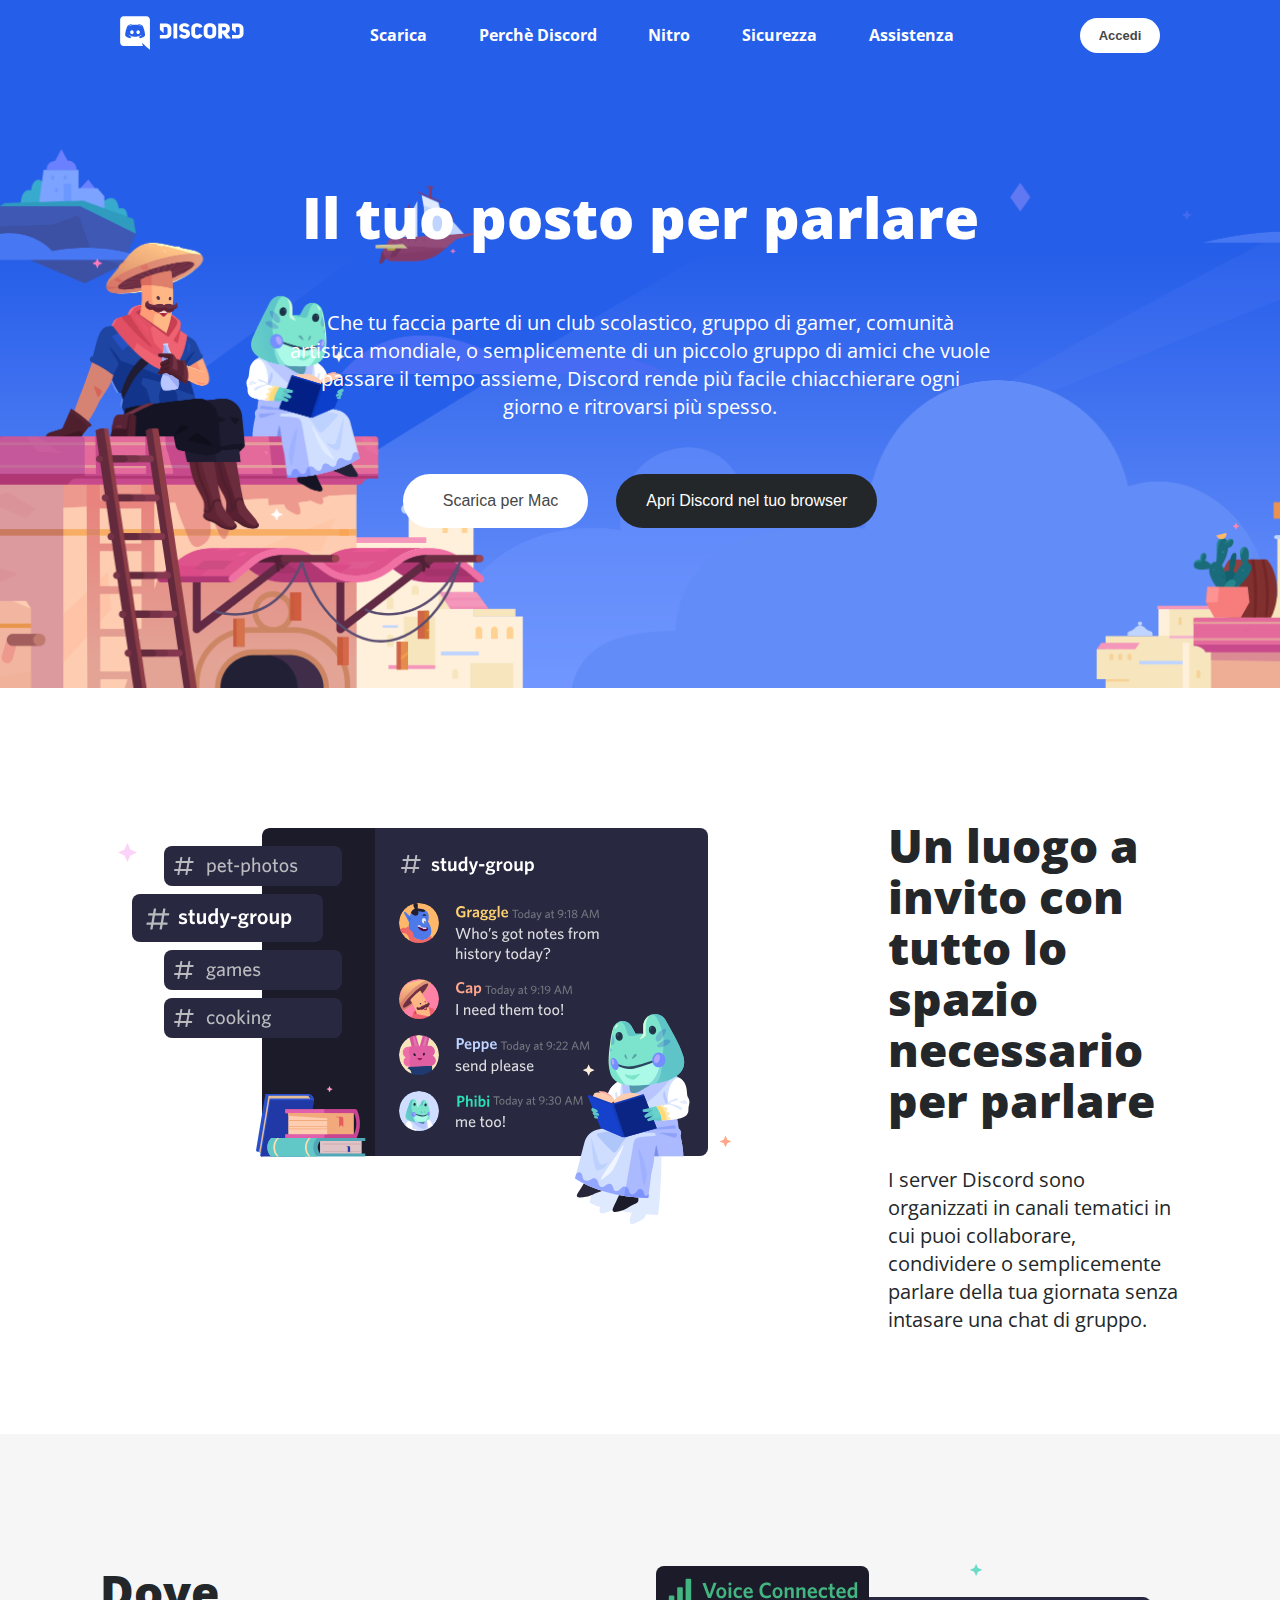
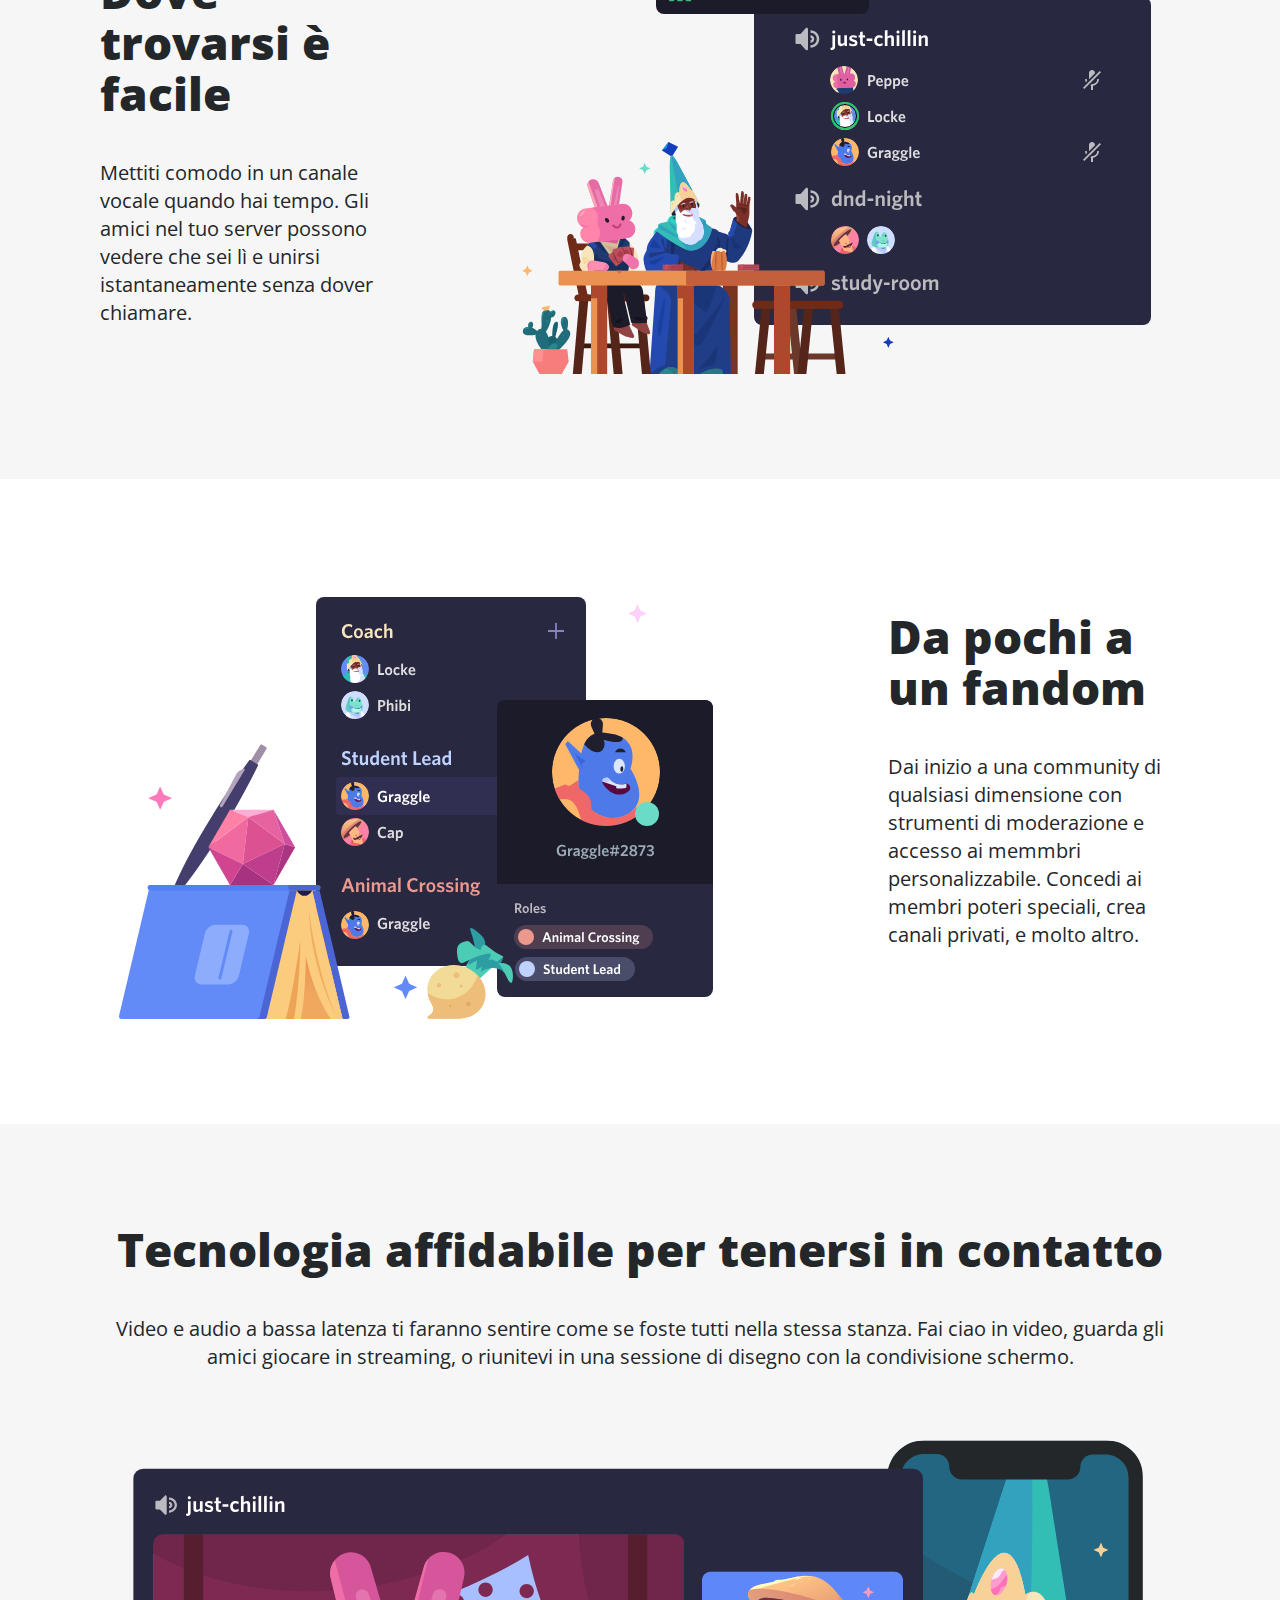
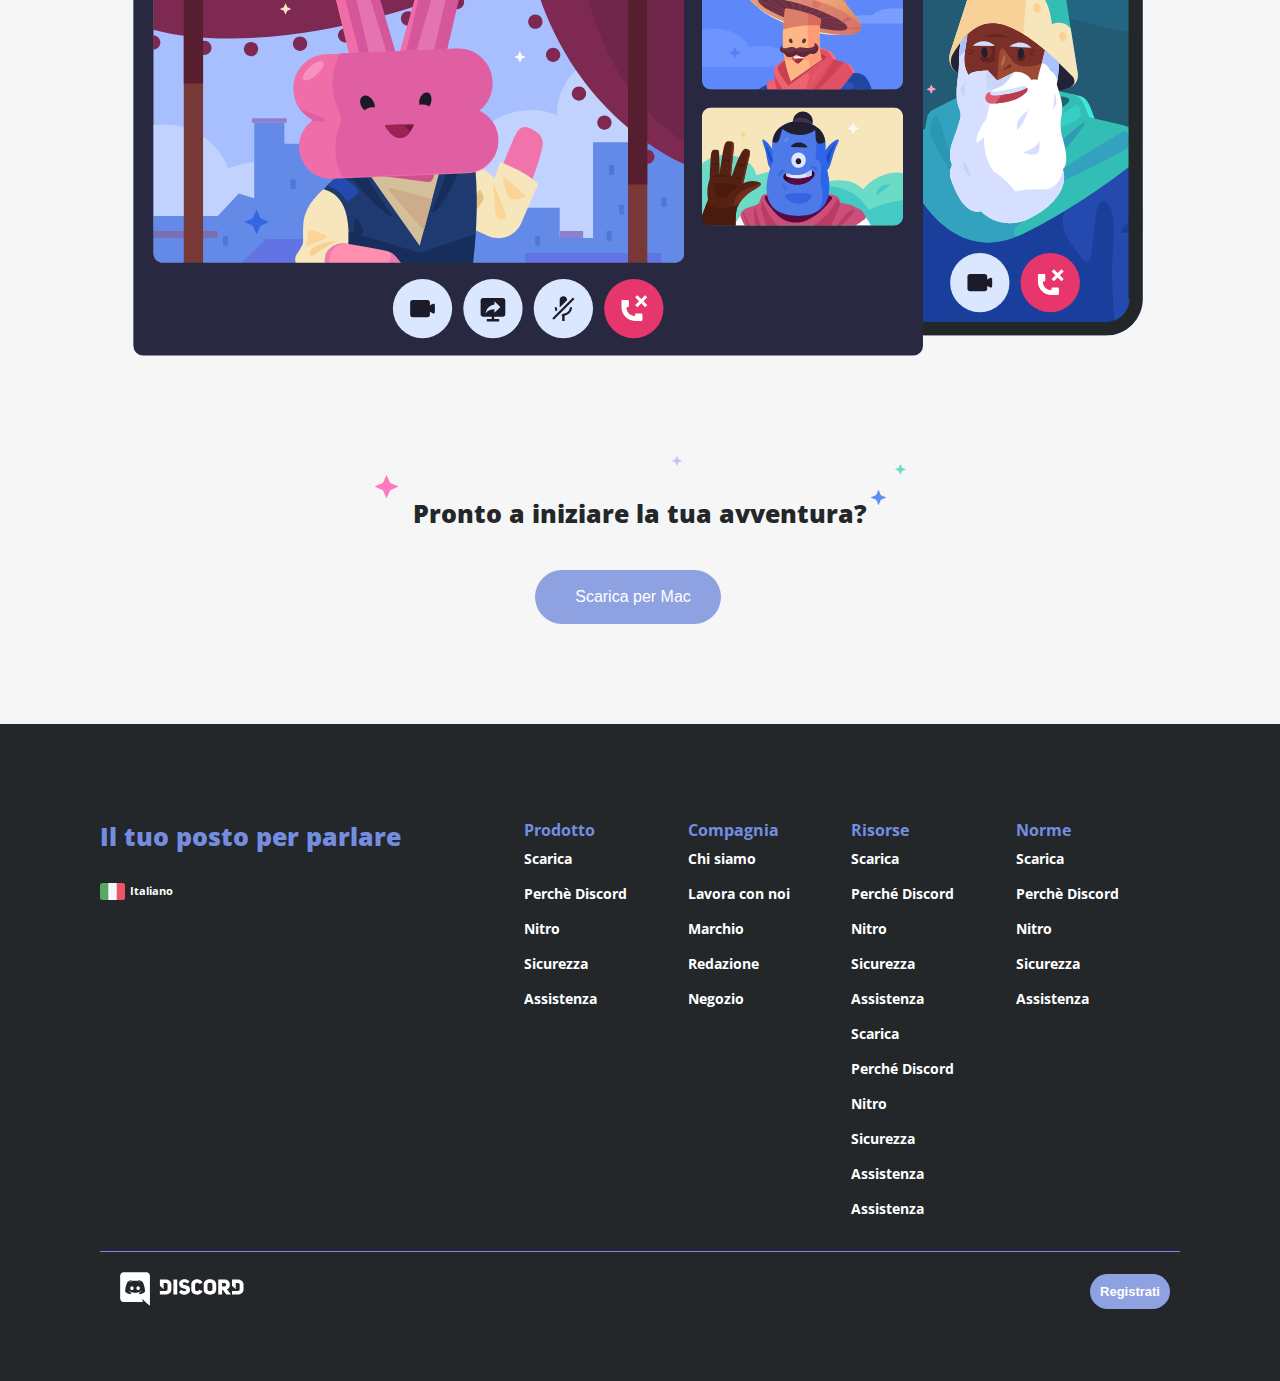
<file: index.html>
<!DOCTYPE html>
<html lang="en">
  <head>
    <meta charset="UTF-8" />
    <meta http-equiv="X-UA-Compatible" content="IE=edge" />
    <meta name="viewport" content="width=device-width, initial-scale=1.0" />
    <link rel="stylesheet" href="css/style.css" />
    <link href="https://fonts.cdnfonts.com/css/whitney-2" rel="stylesheet">
    <link rel="preconnect" href="https://fonts.googleapis.com">
    <link rel="preconnect" href="https://fonts.gstatic.com" crossorigin>
    <link href="https://fonts.googleapis.com/css2?family=Open+Sans:ital,wght@0,300;0,400;0,500;0,600;0,700;0,800;1,300;1,400;1,500;1,600;1,700;1,800&display=swap" rel="stylesheet">
    <link rel="stylesheet" href="https://cdnjs.cloudflare.com/ajax/libs/font-awesome/6.2.0/css/all.min.css" integrity="sha512-xh6O/CkQoPOWDdYTDqeRdPCVd1SpvCA9XXcUnZS2FmJNp1coAFzvtCN9BmamE+4aHK8yyUHUSCcJHgXloTyT2A==" crossorigin="anonymous" referrerpolicy="no-referrer" />
    <title>Struttura Discord</title>
  </head>
  <body>
    <div class="main-container">

      <nav>
        <div class="contenitoreNav contenitoreRiferimento">
          <!-- <div class="contenitoreNav"> -->

            <div class="logo"><img src="img/logo.svg" alt="Logo"></div>
            <div class="menu">
              <ul>
                <li><a href="#">Scarica</a></li>
                <li><a href="#">Perchè Discord</a></li>
                <li><a href="#">Nitro</a></li>
                <li><a href="#">Sicurezza</a></li>
                <li><a href="#">Assistenza</a></li>
              </ul>
            </div>
            <div class="login"><button class="btn-nav btnOne" type="button">Accedi</button></div>
        </div>
      </nav>

        <!-- Inizio header -->
        <header>
          <div class="bigHeader">
            <div class="minHeader contenitoreRiferimento">
              <div class="minHeader_contenuto">
                <h1>Il tuo posto per parlare</h1>
                <p>Che tu faccia parte di un club scolastico, gruppo di gamer, comunità artistica mondiale, o semplicemente di un piccolo gruppo di amici che vuole passare il tempo assieme, Discord rende più facile chiacchierare ogni giorno e ritrovarsi più spesso.</p>
                <button class="btn-headerWhite btnTwo" type="button"><i class="fas fa-long-arrow-alt-down"></i>Scarica per Mac</button>
                <button class="btn-headerDark btnTwo" type="button">Apri Discord nel tuo browser</button>
              </div>
            </div>
          </div>
        </header>
        <!-- Fine header -->

        <!-- Inizio main -->
        <main>
          <!-- Inizio sezione Uno -->
          <section class="sezione-uno display-flex">
            <div class="sezione-container contenitoreRiferimento">
              <div class="sezione_immagine">
                <img src="img/item1.svg" alt="imgSezioneUno">
              </div>
              <div class="sezione_testo">
                <h2>Un luogo a invito con tutto lo spazio necessario per parlare</h2>
                <p>I server Discord sono organizzati in canali tematici in cui puoi collaborare, condividere o semplicemente parlare della tua giornata senza intasare una chat di gruppo.</p>
              </div>
            </div>
          </section>
          <!-- Fine sezione Uno -->

          <!-- Inizio sezione Due -->
          <section class="sezione-due display-flex">
            <div class="sezione-container contenitoreRiferimento">
              <div class="sezione_testo">
                <h2>Dove trovarsi è facile</h2>
                <p>Mettiti comodo in un canale vocale quando hai tempo. Gli amici nel tuo server possono vedere che sei lì e unirsi istantaneamente senza dover chiamare.</p>              
              </div>
              <div class="sezione_immagine">
                <img src="img/item2.svg" alt="imgSezioneDue">
              </div>
            </div>
          </section>
          <!-- Fine sezione Due -->

          <!-- Inizio sezione Tre -->
          <section class="sezione-tre display-flex">
            <div class="sezione-container contenitoreRiferimento">
              <div class="sezione_immagine">
                <img src="img/item3.svg" alt="imgSezioneTre">
              </div>
              <div class="sezione_testo">
                <h2>Da pochi a un fandom</h2>
                <p>Dai inizio a una community di qualsiasi dimensione con strumenti di moderazione e accesso ai memmbri personalizzabile. Concedi ai membri poteri speciali, crea canali privati, e molto altro.</p>
              </div>
            </div>
          </section>
          <!-- Fine sezione Tre -->

          <!-- Inizio sezione Quattro -->
          <section class="sezione-quattro display-flex">
            <div class="sezione-container contenitoreRiferimento">
              <div class="sezioneQuattro_contenuto">
                <div class="sezione_testo_sezioneQuattro">
                  <h2>Tecnologia affidabile per tenersi in contatto</h2>
                  <p>Video e audio a bassa latenza ti faranno sentire come se foste tutti nella stessa stanza. Fai ciao in video, guarda gli amici giocare in streaming, o riunitevi in una sessione di disegno con la condivisione schermo.</p>
                </div>
                <div class="sezione_immaginesezioneQuattro">
                  <img src="img/item4-big.svg" alt="imgSezioneTre">
                </div>
              </div>
            </div>
          </section>
          <!-- Fine sezione Quattro -->
          <section class="cta">
            <h3 class="h3SfondoStelle">Pronto a iniziare la tua avventura?</h3>
            <button class="btn-headerWhite btnCta btnTwo" type="button"><i class="fas fa-long-arrow-alt-down"></i>Scarica per Mac</button>
          </section>

        </main>
        <!-- Fine main -->

        <!-- Inizio Footer -->
        <footer>
          <section class="footer display-flex">
            <div class="sezione-container contenitoreRiferimento">
              <div class="footer-uno box">
                <h3>Il tuo posto per parlare</h3>
                <div class="Lingua">
                  <img src="img/ita.png" class="BandieraImg" alt="Bandiera italia"><span>Italiano <i class="fa-solid fa-chevron-down"></i></span>
                </div>
                <div class="social">
                  <i class="fa-brands fa-twitter"></i>
                  <i class="fa-brands fa-instagram"></i>
                  <i class="fa-brands fa-facebook"></i>
                  <i class="fa-brands fa-youtube"></i>
                </div>
              </div>
              <div class="footer-due box">
                <h4>Prodotto</h4>
                <ul>
                  <li><a href="#">Scarica</a></li>
                  <li><a href="#">Perchè Discord</a></li>
                  <li><a href="#">Nitro</a></li>
                  <li><a href="#">Sicurezza</a></li>
                  <li><a href="#">Assistenza</a></li>
                </ul>
              </div>
              <div class="footer-tre box">
                <h4>Compagnia</h4>
                <ul>
                  <li><a href="#">Chi siamo</a></li>
                  <li><a href="#">Lavora con noi</a></li>
                  <li><a href="#">Marchio</a></li>
                  <li><a href="#">Redazione</a></li>
                  <li><a href="#">Negozio</a></li>
                </ul>
              </div>
              <div class="footer-quattro box">
                <h4>Risorse</h4>
                <ul>
                  <li><a href="#">Scarica</a></li>
                  <li><a href="#">Perché Discord</a></li>
                  <li><a href="#">Nitro</a></li>
                  <li><a href="#">Sicurezza</a></li>
                  <li><a href="#">Assistenza</a></li>
                  <li><a href="#">Scarica</a></li>
                  <li><a href="#">Perché Discord</a></li>
                  <li><a href="#">Nitro</a></li>
                  <li><a href="#">Sicurezza</a></li>
                  <li><a href="#">Assistenza</a></li>
                  <li><a href="#">Assistenza</a></li>
                </ul>
              </div>
              <div class="footer-cinque box">
                <h4>Norme</h4>
                <ul>
                  <li><a href="#">Scarica</a></li>
                  <li><a href="#">Perchè Discord</a></li>
                  <li><a href="#">Nitro</a></li>
                  <li><a href="#">Sicurezza</a></li>
                  <li><a href="#">Assistenza</a></li>
                </ul>
              </div>
            </div>
          </section>

          <section class="footer-logo">
            <div class="sezione-container-footer contenitoreRiferimento">
              <div class="contenuto-footer-logo">
                <div class="logo-footer">
                  <img src="img/logo.svg" alt="Logo">
                </div>
                <div class="bottone-footer"><button class="btn-footer-min btnOne" type="button">Registrati</button></div>
              </div>
            </div>
          </section>
        </footer>
        <!-- Fine Footer -->
      </div>
    </div>
  </body>
</html>
</file>
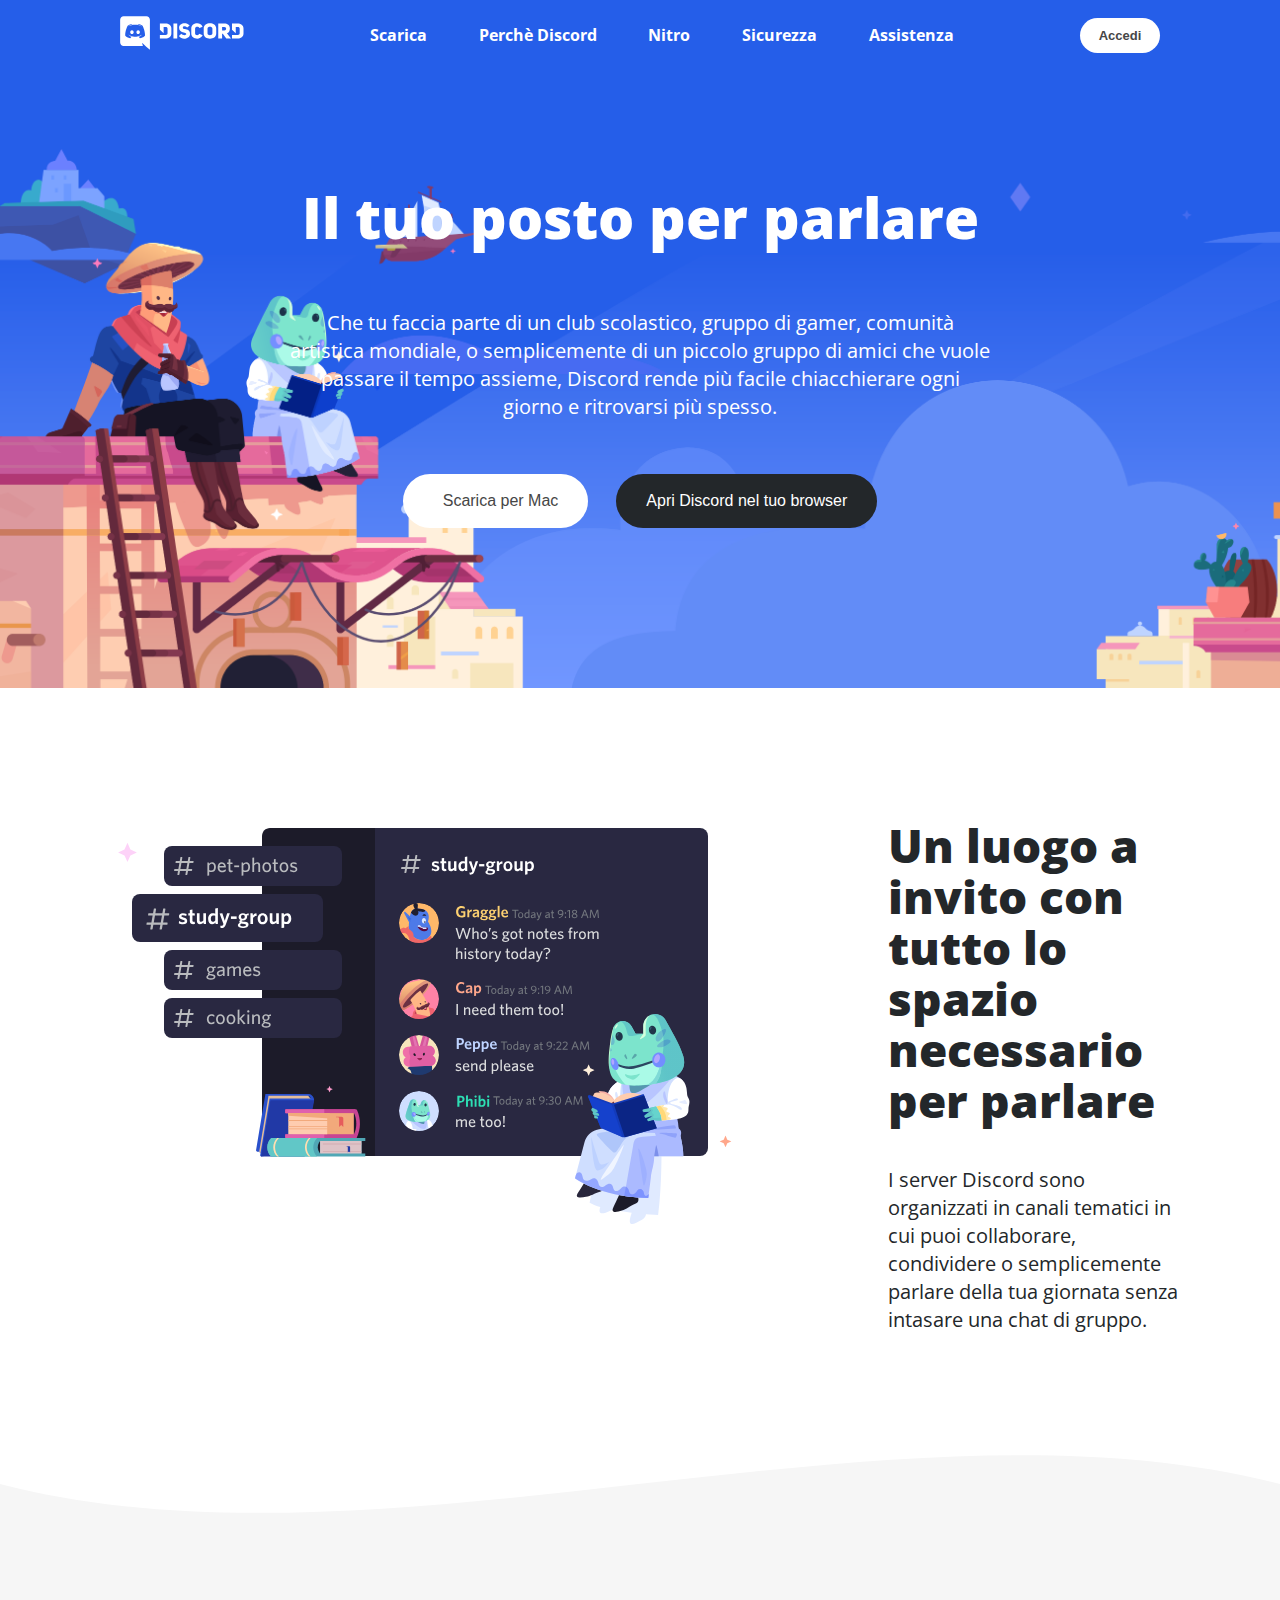
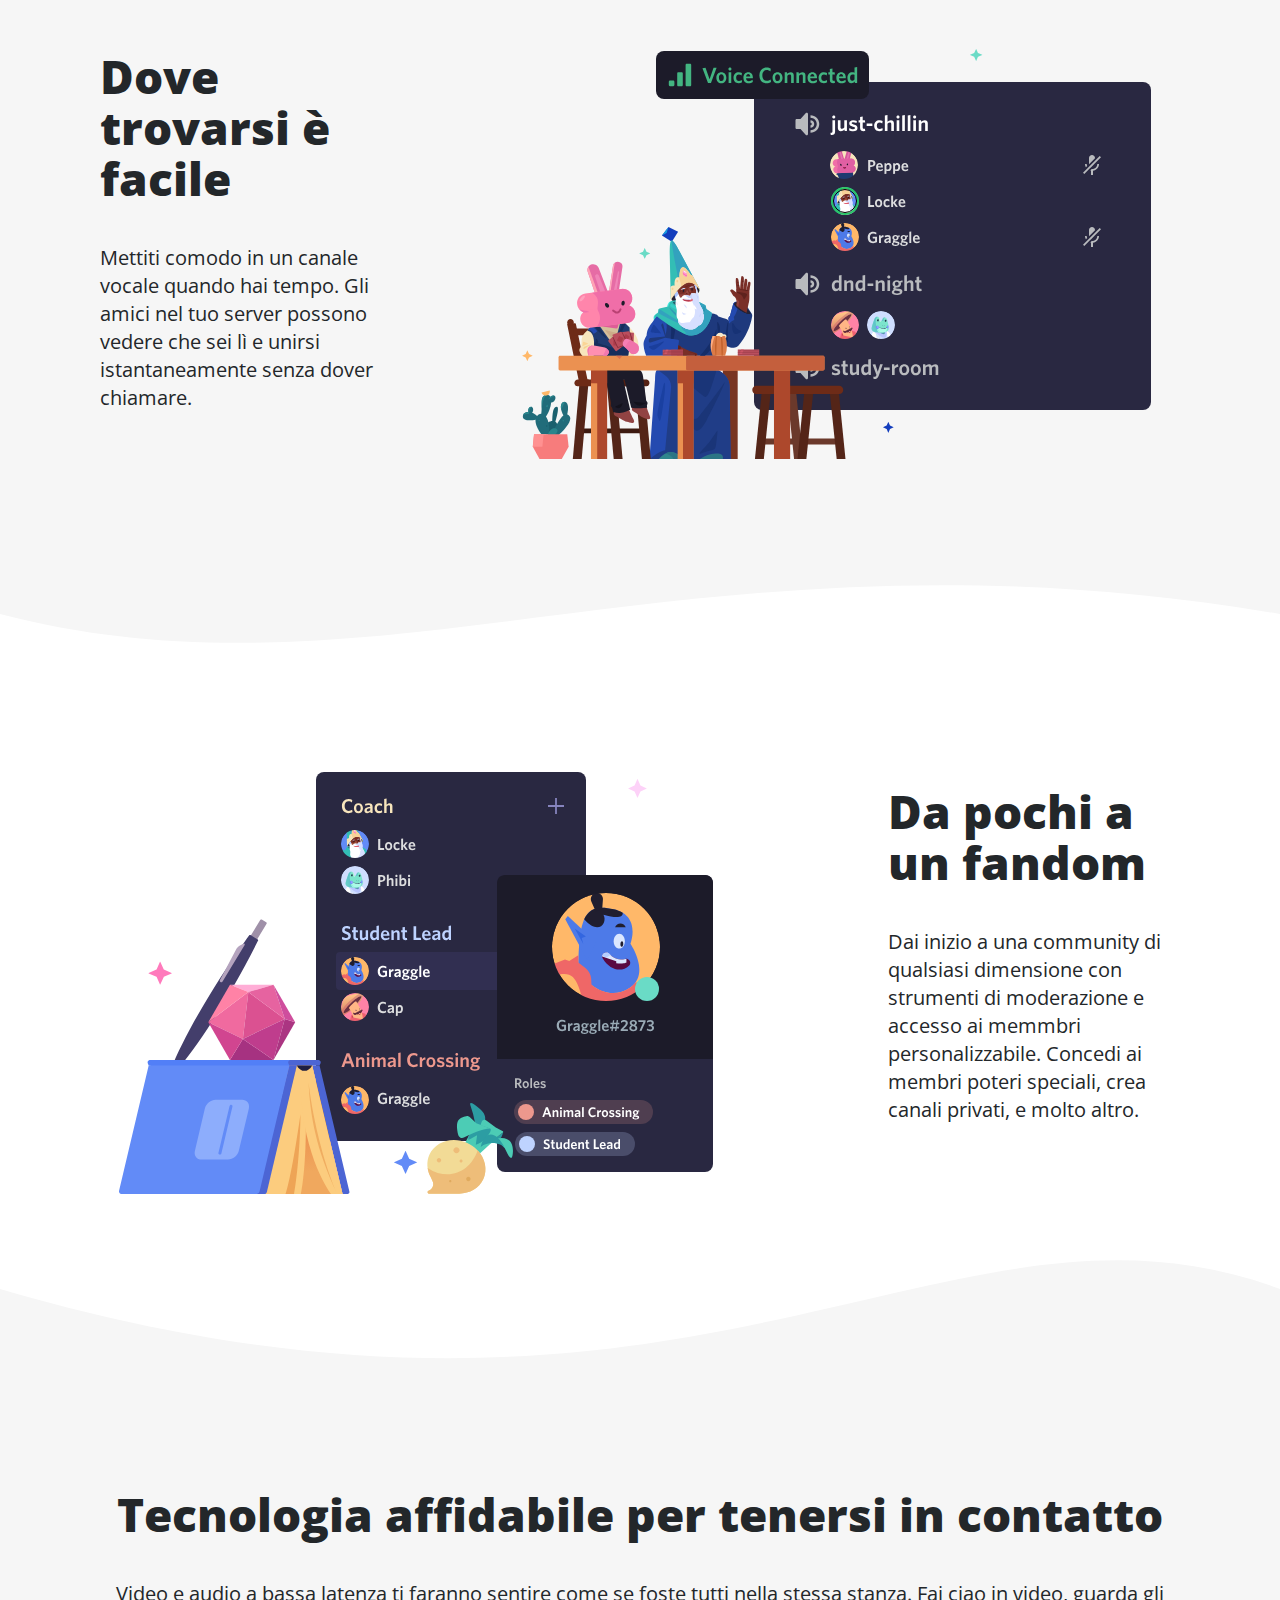
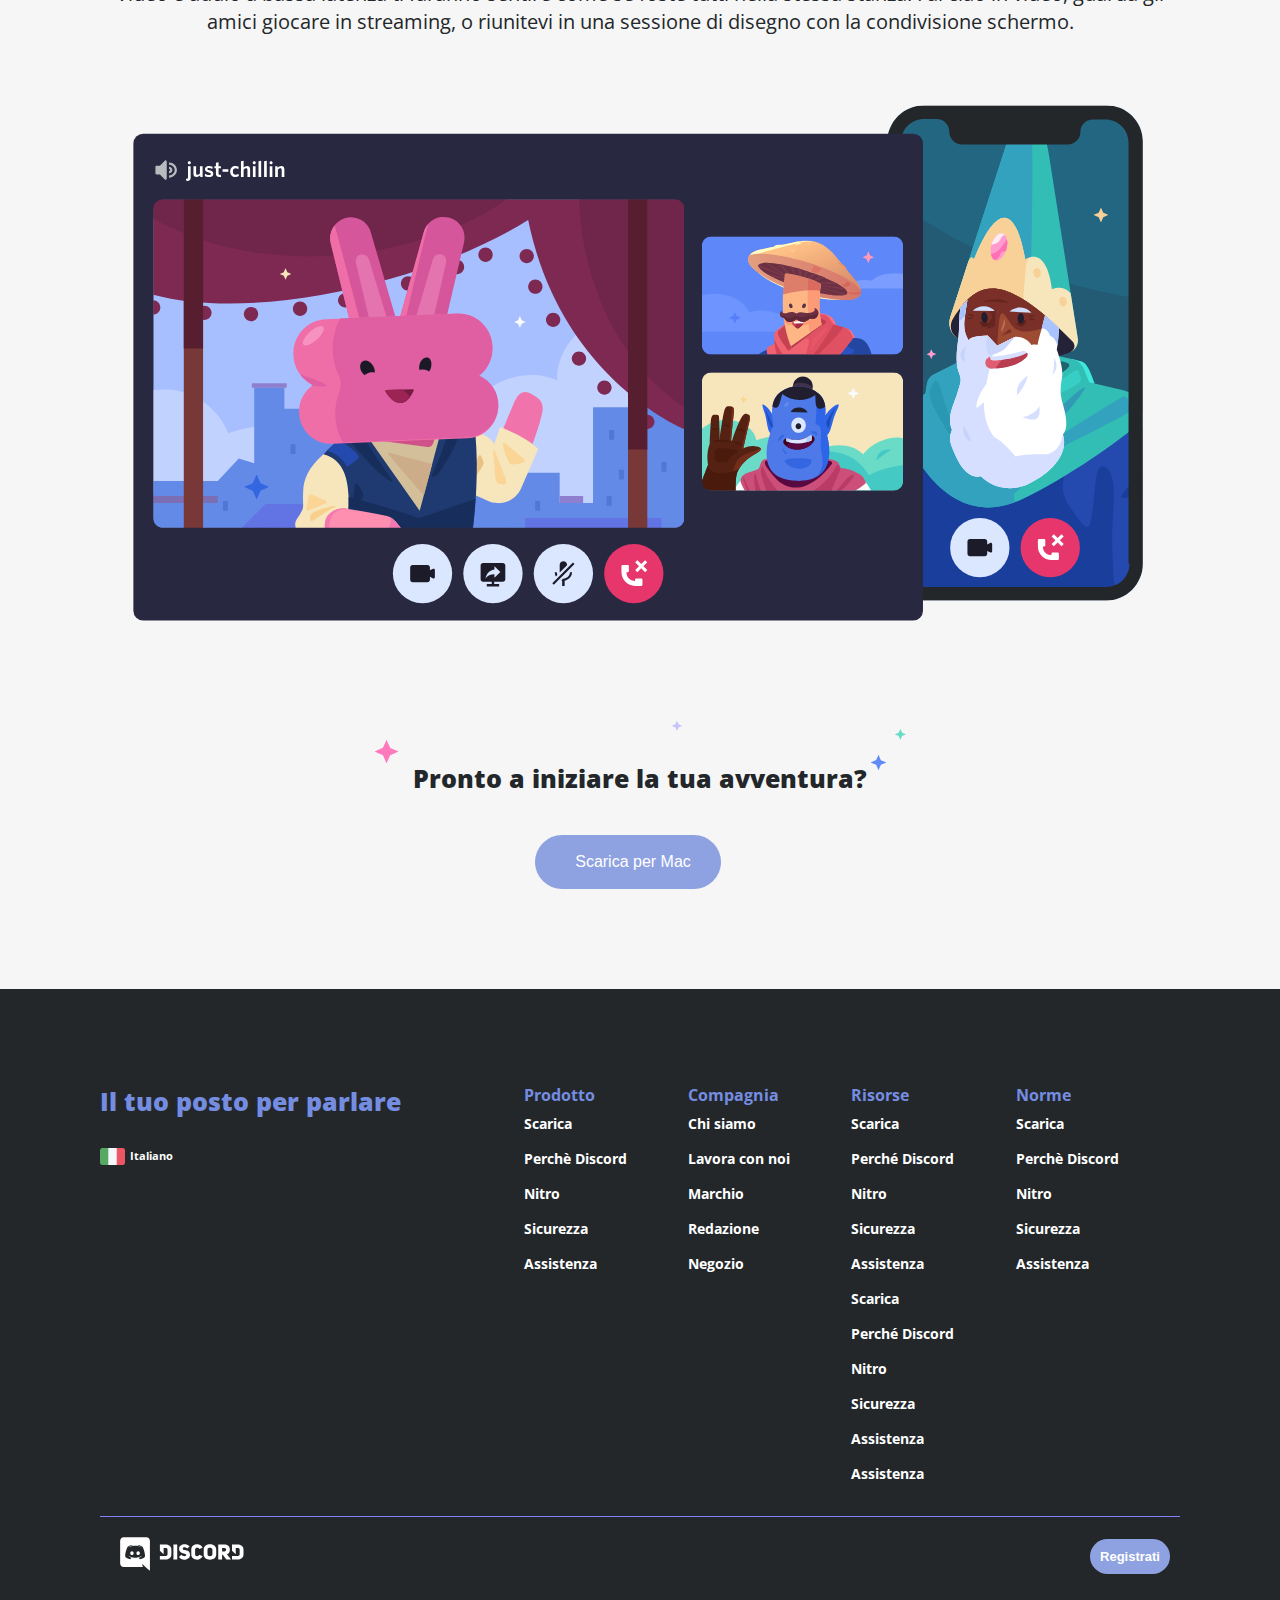
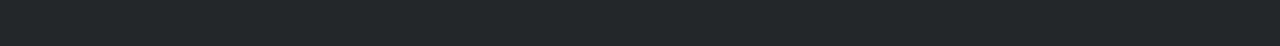
<file: bonus/index.html>
<!DOCTYPE html>
<html lang="en">
  <head>
    <meta charset="UTF-8" />
    <meta http-equiv="X-UA-Compatible" content="IE=edge" />
    <meta name="viewport" content="width=device-width, initial-scale=1.0" />
    <link rel="stylesheet" href="css/style.css" />
    <link href="https://fonts.cdnfonts.com/css/whitney-2" rel="stylesheet">
    <link rel="preconnect" href="https://fonts.googleapis.com">
    <link rel="preconnect" href="https://fonts.gstatic.com" crossorigin>
    <link href="https://fonts.googleapis.com/css2?family=Open+Sans:ital,wght@0,300;0,400;0,500;0,600;0,700;0,800;1,300;1,400;1,500;1,600;1,700;1,800&display=swap" rel="stylesheet">
    <link rel="stylesheet" href="https://cdnjs.cloudflare.com/ajax/libs/font-awesome/6.2.0/css/all.min.css" integrity="sha512-xh6O/CkQoPOWDdYTDqeRdPCVd1SpvCA9XXcUnZS2FmJNp1coAFzvtCN9BmamE+4aHK8yyUHUSCcJHgXloTyT2A==" crossorigin="anonymous" referrerpolicy="no-referrer" />
    <title>Struttura Discord</title>
  </head>
  <body>
    <div class="main-container">

      <nav>
        <div class="contenitoreNav contenitoreRiferimento">
          <!-- <div class="contenitoreNav"> -->

            <div class="logo"><img src="img/logo.svg" alt="Logo"></div>
            <div class="menu">
              <ul>
                <li><a href="#">Scarica</a></li>
                <li><a href="#">Perchè Discord</a></li>
                <li><a href="#">Nitro</a></li>
                <li><a href="#">Sicurezza</a></li>
                <li><a href="#">Assistenza</a></li>
              </ul>
            </div>
            <div class="login"><button class="btn-nav btnOne" type="button">Accedi</button></div>
        </div>
      </nav>

        <!-- Inizio header -->
        <header>
          <div class="bigHeader">
            <div class="minHeader contenitoreRiferimento">
              <div class="minHeader_contenuto">
                <h1>Il tuo posto per parlare</h1>
                <p>Che tu faccia parte di un club scolastico, gruppo di gamer, comunità artistica mondiale, o semplicemente di un piccolo gruppo di amici che vuole passare il tempo assieme, Discord rende più facile chiacchierare ogni giorno e ritrovarsi più spesso.</p>
                <button class="btn-headerWhite btnTwo" type="button"><i class="fas fa-long-arrow-alt-down"></i>Scarica per Mac</button>
                <button class="btn-headerDark btnTwo" type="button">Apri Discord nel tuo browser</button>
              </div>
            </div>
          </div>
        </header>
        <!-- Fine header -->

        <!-- Inizio main -->
        <main>
          <!-- Inizio sezione Uno -->
          <section class="sezione-uno display-flex">
            <div class="sezione-container contenitoreRiferimento">
              <div class="sezione_immagine">
                <img src="img/item1.svg" alt="imgSezioneUno">
              </div>
              <div class="sezione_testo">
                <h2>Un luogo a invito con tutto lo spazio necessario per parlare</h2>
                <p>I server Discord sono organizzati in canali tematici in cui puoi collaborare, condividere o semplicemente parlare della tua giornata senza intasare una chat di gruppo.</p>
              </div>
            </div>
          </section>
          <!-- Fine sezione Uno -->

<div style="height: 150px; overflow: hidden;" ><svg viewBox="0 0 500 150" preserveAspectRatio="none" style="height: 100%; width: 100%;"><path d="M0.00,49.98 C149.99,150.00 349.20,-49.98 500.00,49.98 L500.00,150.00 L0.00,150.00 Z" style="stroke: none; fill: #f6f6f6;"></path></svg></div>
          <!-- Inizio sezione Due -->
          <section class="sezione-due display-flex">
            <div class="sezione-container contenitoreRiferimento">
              <div class="sezione_testo">
                <h2>Dove trovarsi è facile</h2>
                <p>Mettiti comodo in un canale vocale quando hai tempo. Gli amici nel tuo server possono vedere che sei lì e unirsi istantaneamente senza dover chiamare.</p>              
              </div>
              <div class="sezione_immagine">
                <img src="img/item2.svg" alt="imgSezioneDue">
              </div>
            </div>
          </section>
          <!-- Fine sezione Due -->
          <div style="height: 150px; overflow: hidden;" ><svg viewBox="0 0 500 150" preserveAspectRatio="none" style="height: 100%; width: 100%;"><path d="M0.00,49.98 C149.99,150.00 271.49,-49.98 500.00,49.98 L500.00,0.00 L0.00,0.00 Z" style="stroke: none; fill: #f6f6f6;"></path></svg></div>          <!-- Inizio sezione Tre -->
          <section class="sezione-tre display-flex">
            <div class="sezione-container contenitoreRiferimento">
              <div class="sezione_immagine">
                <img src="img/item3.svg" alt="imgSezioneTre">
              </div>
              <div class="sezione_testo">
                <h2>Da pochi a un fandom</h2>
                <p>Dai inizio a una community di qualsiasi dimensione con strumenti di moderazione e accesso ai memmbri personalizzabile. Concedi ai membri poteri speciali, crea canali privati, e molto altro.</p>
              </div>
            </div>
          </section>
          <!-- Fine sezione Tre -->
          <div style="height: 150px; overflow: hidden;" ><svg viewBox="0 0 500 150" preserveAspectRatio="none" style="height: 100%; width: 100%;"><path d="M0.00,49.98 C273.42,255.11 369.35,-73.50 500.00,49.98 L500.00,150.00 L0.00,150.00 Z" style="stroke: none; fill: #f6f6f6;"></path></svg></div>
          <!-- Inizio sezione Quattro -->
          <section class="sezione-quattro display-flex">
            <div class="sezione-container contenitoreRiferimento">
              <div class="sezioneQuattro_contenuto">
                <div class="sezione_testo_sezioneQuattro">
                  <h2>Tecnologia affidabile per tenersi in contatto</h2>
                  <p>Video e audio a bassa latenza ti faranno sentire come se foste tutti nella stessa stanza. Fai ciao in video, guarda gli amici giocare in streaming, o riunitevi in una sessione di disegno con la condivisione schermo.</p>
                </div>
                <div class="sezione_immaginesezioneQuattro">
                  <img src="img/item4-big.svg" alt="imgSezioneTre">
                </div>
              </div>
            </div>
          </section>
          <!-- Fine sezione Quattro -->
          <section class="cta">
            <h3 class="h3SfondoStelle">Pronto a iniziare la tua avventura?</h3>
            <button class="btn-headerWhite btnCta btnTwo" type="button"><i class="fas fa-long-arrow-alt-down"></i>Scarica per Mac</button>
          </section>

        </main>
        <!-- Fine main -->

        <!-- Inizio Footer -->
        <footer>
          <section class="footer display-flex">
            <div class="sezione-container contenitoreRiferimento">
              <div class="footer-uno box">
                <h3>Il tuo posto per parlare</h3>
                <div class="Lingua">
                  <img src="img/ita.png" class="BandieraImg" alt="Bandiera italia"><span>Italiano <i class="fa-solid fa-chevron-down"></i></span>
                </div>
                <div class="social">
                  <a href><i class="fa-brands fa-twitter"></i></a>
                  <a href><i class="fa-brands fa-instagram"></i></a>
                  <a href><i class="fa-brands fa-facebook"></i></a>
                  <a href><i class="fa-brands fa-youtube"></i></a>
                </div>
              </div>
              <div class="footer-due box">
                <h4>Prodotto</h4>
                <ul>
                  <li><a href="#">Scarica</a></li>
                  <li><a href="#">Perchè Discord</a></li>
                  <li><a href="#">Nitro</a></li>
                  <li><a href="#">Sicurezza</a></li>
                  <li><a href="#">Assistenza</a></li>
                </ul>
              </div>
              <div class="footer-tre box">
                <h4>Compagnia</h4>
                <ul>
                  <li><a href="#">Chi siamo</a></li>
                  <li><a href="#">Lavora con noi</a></li>
                  <li><a href="#">Marchio</a></li>
                  <li><a href="#">Redazione</a></li>
                  <li><a href="#">Negozio</a></li>
                </ul>
              </div>
              <div class="footer-quattro box">
                <h4>Risorse</h4>
                <ul>
                  <li><a href="#">Scarica</a></li>
                  <li><a href="#">Perché Discord</a></li>
                  <li><a href="#">Nitro</a></li>
                  <li><a href="#">Sicurezza</a></li>
                  <li><a href="#">Assistenza</a></li>
                  <li><a href="#">Scarica</a></li>
                  <li><a href="#">Perché Discord</a></li>
                  <li><a href="#">Nitro</a></li>
                  <li><a href="#">Sicurezza</a></li>
                  <li><a href="#">Assistenza</a></li>
                  <li><a href="#">Assistenza</a></li>
                </ul>
              </div>
              <div class="footer-cinque box">
                <h4>Norme</h4>
                <ul>
                  <li><a href="#">Scarica</a></li>
                  <li><a href="#">Perchè Discord</a></li>
                  <li><a href="#">Nitro</a></li>
                  <li><a href="#">Sicurezza</a></li>
                  <li><a href="#">Assistenza</a></li>
                </ul>
              </div>
            </div>
          </section>

          <section class="footer-logo">
            <div class="sezione-container-footer contenitoreRiferimento">
              <div class="contenuto-footer-logo">
                <div class="logo-footer">
                  <img src="img/logo.svg" alt="Logo">
                </div>
                <div class="bottone-footer"><button class="btn-footer-min btnOne" type="button">Registrati</button></div>
              </div>
            </div>
          </section>
        </footer>
        <!-- Fine Footer -->
      </div>
    </div>
  </body>
</html>
</file>
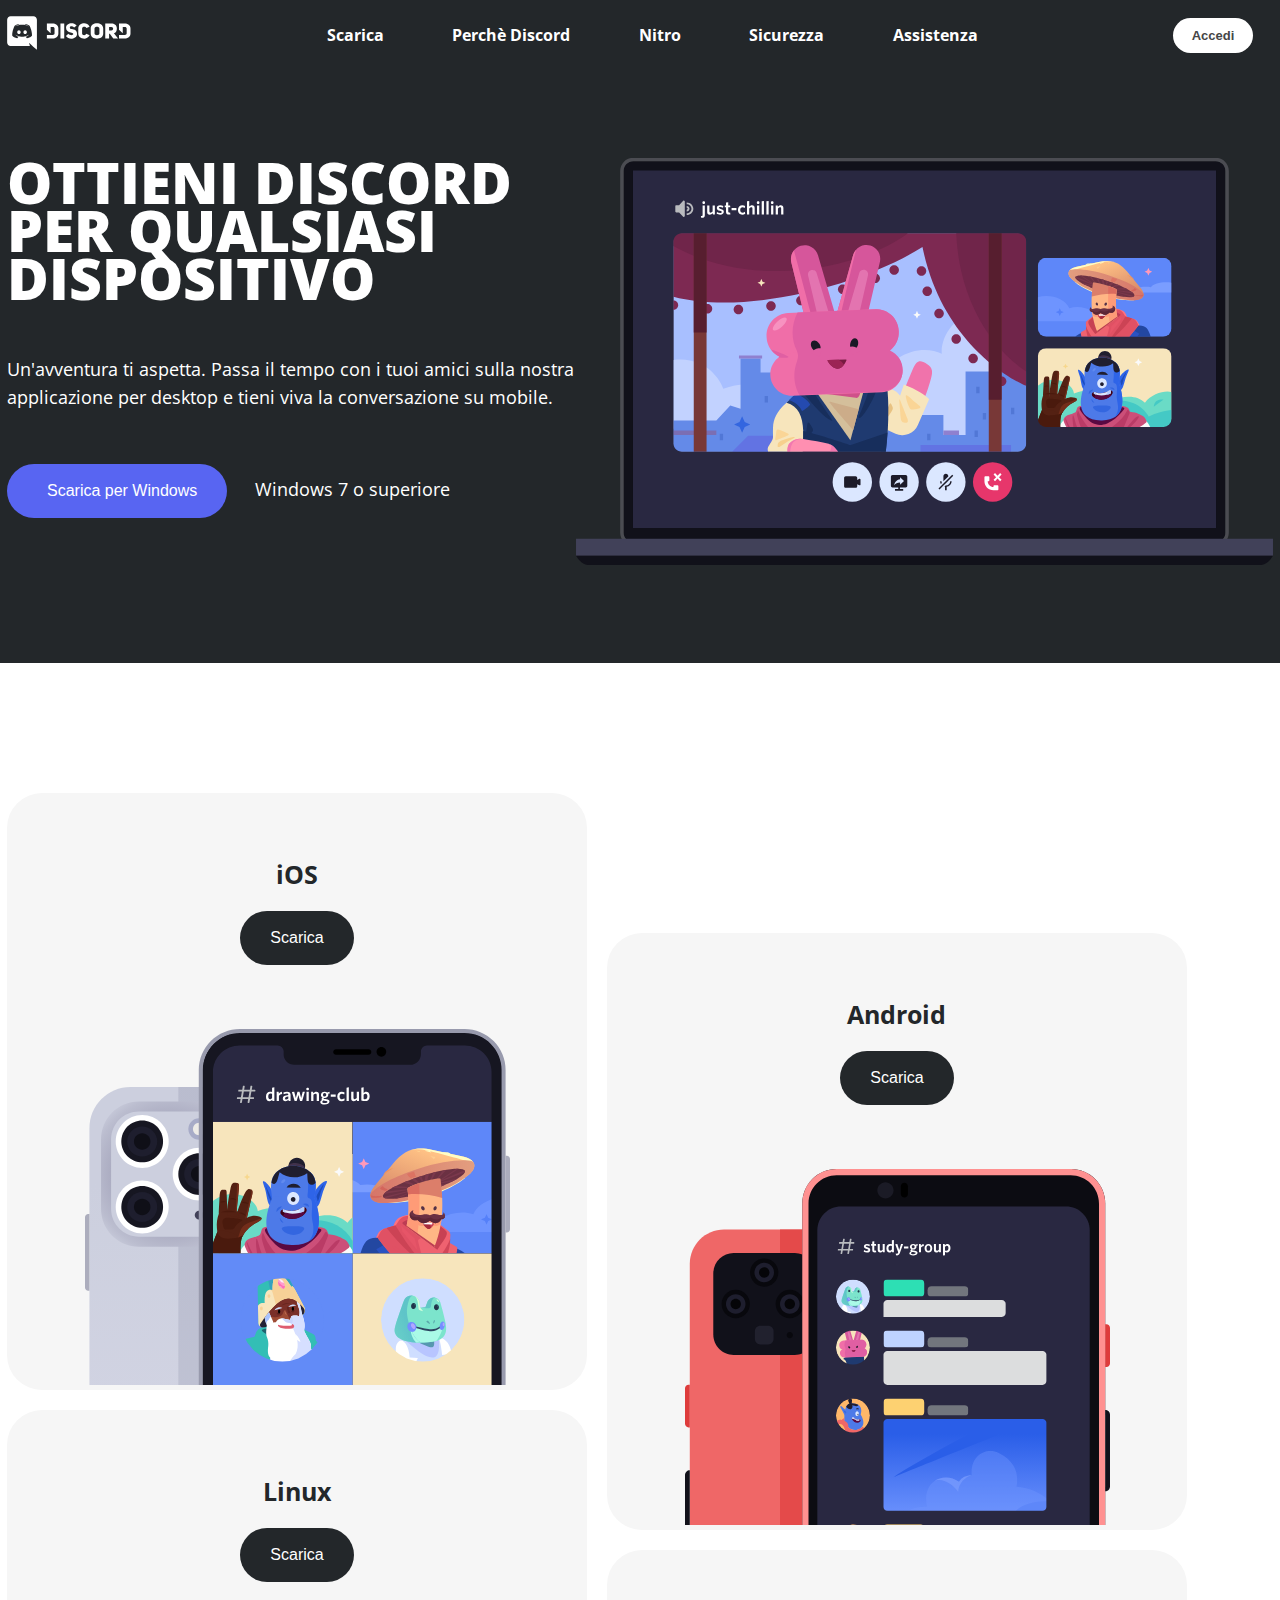
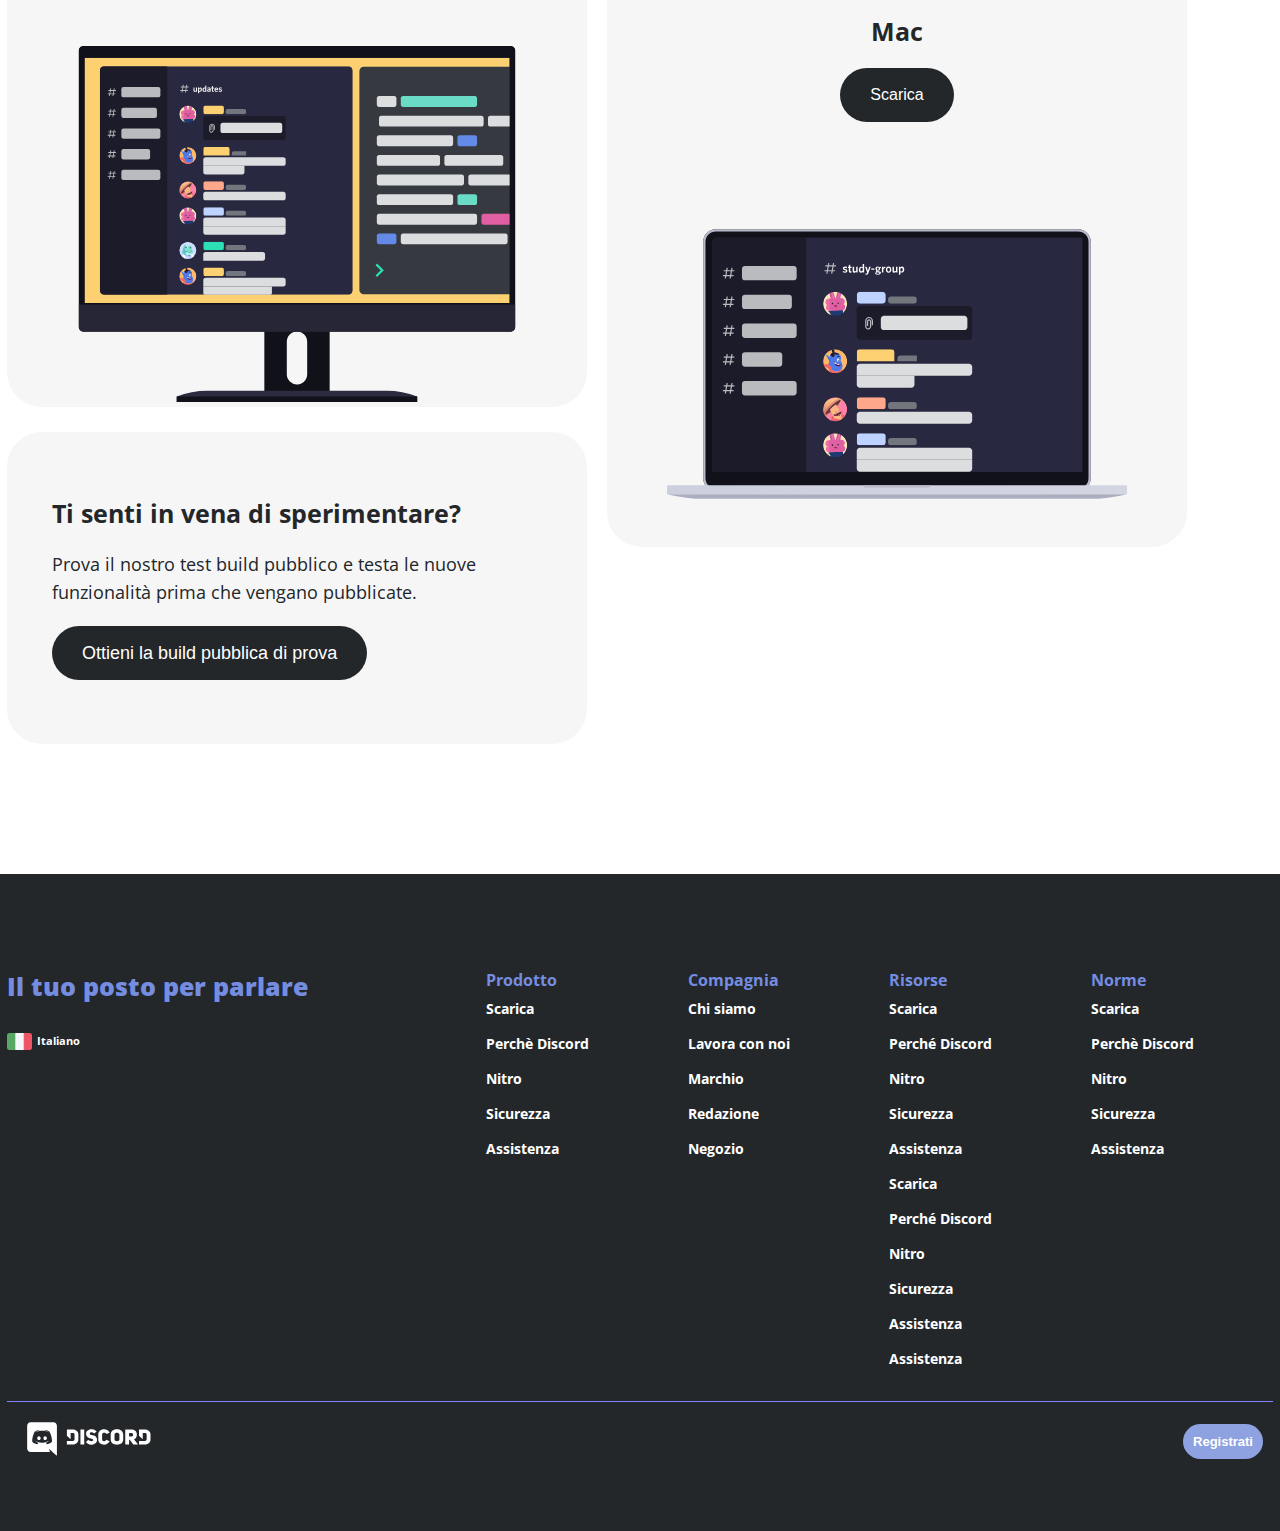
<file: bonus/scarica.html>
<!DOCTYPE html>
<html lang="en">
  <head>
    <meta charset="UTF-8" />
    <meta http-equiv="X-UA-Compatible" content="IE=edge" />
    <meta name="viewport" content="width=device-width, initial-scale=1.0" />
    <link rel="stylesheet" href="css/scarica.css" />
    <link href="https://fonts.cdnfonts.com/css/whitney-2" rel="stylesheet">
    <link rel="preconnect" href="https://fonts.googleapis.com">
    <link rel="preconnect" href="https://fonts.gstatic.com" crossorigin>
    <link href="https://fonts.googleapis.com/css2?family=Open+Sans:ital,wght@0,300;0,400;0,500;0,600;0,700;0,800;1,300;1,400;1,500;1,600;1,700;1,800&display=swap" rel="stylesheet">
    <link rel="stylesheet" href="https://cdnjs.cloudflare.com/ajax/libs/font-awesome/6.2.0/css/all.min.css" integrity="sha512-xh6O/CkQoPOWDdYTDqeRdPCVd1SpvCA9XXcUnZS2FmJNp1coAFzvtCN9BmamE+4aHK8yyUHUSCcJHgXloTyT2A==" crossorigin="anonymous" referrerpolicy="no-referrer" />
    <title>Struttura Discord</title>
  </head>
  <body>
    <div class="main-container">

      <nav>
        <div class="contenitoreNav contenitoreRiferimento">
          <!-- <div class="contenitoreNav"> -->

            <div class="logo"><a href="http://127.0.0.1:5500/bonus/index.html"><img src="img/logo.svg" alt="Logo"></a></div>
            <div class="menu">
              <ul>
                <li><a href="#">Scarica</a></li>
                <li><a href="#">Perchè Discord</a></li>
                <li><a href="#">Nitro</a></li>
                <li><a href="#">Sicurezza</a></li>
                <li><a href="#">Assistenza</a></li>
              </ul>
            </div>
            <div class="login"><button class="btn-nav btnOne" type="button">Accedi</button></div>
        </div>
      </nav>

        <!-- Inizio header -->
        <header>
          <div class="bigHeader">
            <div class="minHeader contenitoreRiferimento">
              <div class="minHeader_contenuto">
                <div class="minHeaderTesto">
                  <h1>OTTIENI DISCORD PER QUALSIASI DISPOSITIVO</h1>
                  <p>Un'avventura ti aspetta. Passa il tempo con i tuoi amici sulla nostra applicazione per desktop e tieni viva la conversazione su mobile.</p>
                  <button class="btn-headerWhite btnTwo" type="button"><i class="fas fa-long-arrow-alt-down"></i>Scarica per Windows</button>
                  <p>Windows 7 o superiore</p>
                </div>
                <div class="minHeaderImmagine">
                  <img src="img/scarica-img-1.svg" alt="">
                </div>
            </div>
          </div>
        </header>
        <!-- Fine header -->

        <!-- Inizio main -->
        <main>
          <div class="contenitoreRiferimento">
            <div class="card-uno">
              <div class="card-Testo">
                <h3>iOS</h3>
                <button class="btn-headerDark btnTwo" type="button">Scarica</button>
              </div>    
              <div class="card-Immagine cut">
                <img src="img/scarica-img-2.svg" alt="">
              </div>
            </div>

            <div class="card-due">
              <div class="card-Testo">
                <h3>Android</h3>
                <button class="btn-headerDark btnTwo" type="button">Scarica</button>
              </div>    
              <div class="card-Immagine cut">
                <img src="img/scarica-img-3.svg" alt="">
              </div>
            </div>
          </div>

          <div class="contenitoreRiferimento">
            <div class="card-tre">
              <div class="card-Testo">
                <h3>Linux</h3>
                <button class="btn-headerDark btnTwo" type="button">Scarica</button>
              </div>    
              <div class="card-Immagine">
                <img src="img/scarica-img-4.svg" alt="">
              </div>
            </div>

            <div class="card-quattro">
              <div class="card-Testo">
                <h3>Mac</h3>
                <button class="btn-headerDark btnTwo" type="button">Scarica</button>
              </div>    
              <div class="card-Immagine">
                <img src="img/scarica-img-5.svg" alt="">
              </div>
            </div>

            <div class="card-cinque">
              <div class="card-Testo">
                <h3>Ti senti in vena di sperimentare?</h3>
                <p>Prova il nostro test build pubblico e testa le nuove funzionalità prima che vengano pubblicate.</p>
                <div class="card-cinque-btn"><button class="btn-headerDark btnTwo" type="button"><p>Ottieni la build pubblica di prova <i class="fa-solid fa-chevron-down"></i></p></button></div>
              </div>    
            </div>
          </div>
        </main>
        <!-- Fine main -->

        <!-- Inizio Footer -->
        <footer>
          <section class="footer display-flex">
            <div class="sezione-container contenitoreRiferimento">
              <div class="footer-uno box">
                <h3>Il tuo posto per parlare</h3>
                <div class="Lingua">
                  <img src="img/ita.png" class="BandieraImg" alt="Bandiera italia"><span>Italiano <i class="fa-solid fa-chevron-down"></i></span>
                </div>
                <div class="social">
                  <a href><i class="fa-brands fa-twitter"></i></a>
                  <a href><i class="fa-brands fa-instagram"></i></a>
                  <a href><i class="fa-brands fa-facebook"></i></a>
                  <a href><i class="fa-brands fa-youtube"></i></a>
                </div>
              </div>
              <div class="footer-due box">
                <h4>Prodotto</h4>
                <ul>
                  <li><a href="#">Scarica</a></li>
                  <li><a href="#">Perchè Discord</a></li>
                  <li><a href="#">Nitro</a></li>
                  <li><a href="#">Sicurezza</a></li>
                  <li><a href="#">Assistenza</a></li>
                </ul>
              </div>
              <div class="footer-tre box">
                <h4>Compagnia</h4>
                <ul>
                  <li><a href="#">Chi siamo</a></li>
                  <li><a href="#">Lavora con noi</a></li>
                  <li><a href="#">Marchio</a></li>
                  <li><a href="#">Redazione</a></li>
                  <li><a href="#">Negozio</a></li>
                </ul>
              </div>
              <div class="footer-quattro box">
                <h4>Risorse</h4>
                <ul>
                  <li><a href="#">Scarica</a></li>
                  <li><a href="#">Perché Discord</a></li>
                  <li><a href="#">Nitro</a></li>
                  <li><a href="#">Sicurezza</a></li>
                  <li><a href="#">Assistenza</a></li>
                  <li><a href="#">Scarica</a></li>
                  <li><a href="#">Perché Discord</a></li>
                  <li><a href="#">Nitro</a></li>
                  <li><a href="#">Sicurezza</a></li>
                  <li><a href="#">Assistenza</a></li>
                  <li><a href="#">Assistenza</a></li>
                </ul>
              </div>
              <div class="footer-cinque box">
                <h4>Norme</h4>
                <ul>
                  <li><a href="#">Scarica</a></li>
                  <li><a href="#">Perchè Discord</a></li>
                  <li><a href="#">Nitro</a></li>
                  <li><a href="#">Sicurezza</a></li>
                  <li><a href="#">Assistenza</a></li>
                </ul>
              </div>
            </div>
          </section>

          <section class="footer-logo">
            <div class="sezione-container-footer contenitoreRiferimento">
              <div class="contenuto-footer-logo">
                <div class="logo-footer">
                  <a href="http://127.0.0.1:5500/bonus/index.html"><img src="img/logo.svg" alt="Logo"></a>
                </div>
                <div class="bottone-footer"><button class="btn-footer-min btnOne" type="button">Registrati</button></div>
              </div>
            </div>
          </section>
        </footer>
        <!-- Fine Footer -->
      </div>
    </div>
  </body>
</html>
</file>
<file: css/style.css>
/* RESET */
* {
  padding: 0;
  margin: 0;
  box-sizing: border-box;
}

body {
  font-family: "Whitney", sans-serif;
  font-family: "Whitney Semibold", sans-serif;
  font-family: "Whitney Book", sans-serif;
  font-family: "Whitney Light", sans-serif;
  font-family: "Open Sans", sans-serif;
}

h2 {
  font-size: 46px;
  font-weight: 900;
  line-height: 51px;
  padding-bottom: 40px;
  color: #23272a;
}

p {
  line-height: 28px;
  font-size: 20px;
  color: #23272a;
}

.contenitoreRiferimento {
  max-width: 1080px;
  margin: 0 auto;
}

h3 {
  font-size: 25px;
  color: #23272a;
  font-weight: 800;
}

/* NAV */
nav {
  height: 70px;
  background-color: #255ee9;
  display: flex;
  justify-content: center;
  align-items: center;
}

.contenitoreNav {
  width: 100%;
  display: flex;
  justify-content: space-between;
  align-items: center;
}

.logo {
  padding-left: 20px;
  flex-grow: 1;
}

.menu {
  flex-grow: 2;
}

.menu ul {
  display: flex;
  justify-content: space-around;
  align-items: center;
}

.menu ul li:not(:last-child) {
  margin-right: 10px;
}

.menu ul li {
  list-style: none;
}

.menu ul li a {
  color: #fff;
  font-weight: bold;
  text-decoration: none;
}

.login {
  padding-right: 20px;
  text-align: right;
  flex-grow: 1;
}

/* STILI BOTTONI */
.btnOne {
  height: 35px;
  border-radius: 50px;
  border: none;
  font-weight: bold;
  font-size: 13px;
  cursor: pointer;
}

.btnTwo {
  height: 54px;
  border-radius: 50px;
  border: none;
  font-size: 16px;
  padding: 0 30px;
  cursor: pointer;
}

.btn-nav {
  width: 80px;
  background-color: #fff;
  color: #464646;
}

.btn-headerWhite {
  background-color: #fff;
  color: #464646;
  margin-right: 24px;
}

.btn-headerDark {
  background-color: #23272a;
  color: #fff;
}

.fas.fa-long-arrow-alt-down {
  padding-right: 10px;
}

.logo {
  cursor: pointer;
}

/* HEADER */
.bigHeader {
  background-image: url(../img/jumbo.png);
  background-size: cover;
  display: flex;
  justify-content: center;
  align-items: flex-start;
  width: 100%;
  height: 618px;
}

.minHeader {
  min-width: 42%;
  display: flex;
  justify-content: center;
  align-items: center;
  padding-top: 108px;
}

.minHeader h1 {
  color: #fff;
  padding-bottom: 53px;
  font-weight: 800;
  font-size: 57px;
}

.minHeader_contenuto {
  width: 65%;
  text-align: center;
}

.minHeader p {
  color: #fff;
  line-height: 28px;
  padding-bottom: 53px;
}

/* PROPRIETA IN COMUNE ALLE SEZIONI*/

.display-flex {
  display: flex;
  justify-content: center;
  align-items: center;
}

.sezione-container {
  width: 100%;
  display: flex;
  justify-content: space-between;
}

.sezione_testo {
  width: 27%;
  padding-top: 32px;
}

/* INIZIO SEZIONI */

.sezione-uno,
.sezione-tre {
  padding: 100px 0px;
}

.sezione-due {
  background-color: #f6f6f6;
  padding: 100px 0px;
}

.sezione-quattro {
  background-color: #f6f6f6;
  padding-top: 100px;
}

.sezioneQuattro_contenuto {
  text-align: center;
}

.sezione_immaginesezioneQuattro img {
  width: 1080px;
}

/* CTA */

.cta {
  text-align: center;
  background-color: #f6f6f6;
  padding-bottom: 100px;
}

.h3SfondoStelle {
  background-image: url(../img/stars.svg);
  background-position: center;
  background-repeat: no-repeat;
  padding-top: 65px;
}

.btnCta {
  margin-top: 40px;
  background-color: #8ea1e1;
  color: white;
}

/* FINE SEZIONI */

.footer {
  background-color: #23272a;
  padding-top: 70px;
  padding: 95px 0px 25px 0px;
}

footer h3,
h4 {
  color: #758de1;
}

.footer-uno {
  flex-grow: 2;
}

.Lingua {
  padding-top: 30px;
}

.BandieraImg {
  width: 25px;
}

.fa-solid,
.fas {
  font-size: 10px;
}

span {
  font-weight: bold;
  font-size: 11px;
  color: white;
  padding: 0px 5px;
  vertical-align: top;
}

.social {
  color: #fff;
  padding-top: 10px;
  letter-spacing: 7px;
}

.footer-due {
  flex-grow: 1;
}

.box ul {
  list-style: none;
}

.box ul a {
  text-decoration: none;
  color: #fff;
  font-size: 14px;
  font-weight: bold;
  line-height: 35px;
}

.footer-tre {
  flex-grow: 1;
}

.footer-quattro {
  flex-grow: 1;
}

.footer-cinque {
  flex-grow: 1;
}

.footer-logo {
  background-color: #23272a;
  display: flex;
  justify-content: flex-end;
  padding-bottom: 70px;
}

.contenuto-footer-logo {
  width: 100%;
  display: flex;
  justify-content: space-between;
  align-items: center;
  padding-top: 20px;
}

.sezione-container-footer {
  width: 100%;
  /* background-color: #7f81ff; */
  display: flex;
  justify-content: center;
  align-items: flex-end;
  border-top: 1px solid #7f81ff;
}

.logo-footer {
  padding-left: 20px;
  cursor: pointer;
}

.bottone-footer {
  padding-right: 10px;
}

.btn-footer-min {
  width: 80px;
  background-color: #8ea1e1;
  color: #ffffff;
}
</file>
<file: bonus/css/style.css>
/* RESET */
* {
  padding: 0;
  margin: 0;
  box-sizing: border-box;
}

body {
  font-family: "Whitney", sans-serif;
  font-family: "Whitney Semibold", sans-serif;
  font-family: "Whitney Book", sans-serif;
  font-family: "Whitney Light", sans-serif;
  font-family: "Open Sans", sans-serif;
}

h2 {
  font-size: 46px;
  font-weight: 900;
  line-height: 51px;
  padding-bottom: 40px;
  color: #23272a;
}

p {
  line-height: 28px;
  font-size: 20px;
  color: #23272a;
}

.contenitoreRiferimento {
  max-width: 1080px;
  margin: 0 auto;
}

h3 {
  font-size: 25px;
  color: #23272a;
  font-weight: 800;
}

/* NAV */
nav {
  height: 70px;
  background-color: #255ee9;
  display: flex;
  justify-content: center;
  align-items: center;
}

.contenitoreNav {
  width: 100%;
  display: flex;
  justify-content: space-between;
  align-items: center;
}

.logo {
  padding-left: 20px;
  flex-grow: 1;
}

.menu {
  flex-grow: 2;
}

.menu ul {
  display: flex;
  justify-content: space-around;
  align-items: center;
}

.menu ul li:not(:last-child) {
  margin-right: 10px;
}

.menu ul li {
  list-style: none;
}

.menu ul li a {
  color: #fff;
  font-weight: bold;
  text-decoration: none;
}

.login {
  padding-right: 20px;
  text-align: right;
  flex-grow: 1;
}

/* STILI BOTTONI */
.btnOne {
  height: 35px;
  border-radius: 50px;
  border: none;
  font-weight: bold;
  font-size: 13px;
  cursor: pointer;
}

.btnTwo {
  height: 54px;
  border-radius: 50px;
  border: none;
  font-size: 16px;
  padding: 0 30px;
  cursor: pointer;
}

.btn-nav {
  width: 80px;
  background-color: #fff;
  color: #464646;
}

.btn-nav:hover {
  box-shadow: 0 8px 15px rgb(0 0 0 / 20%);
}

.btn-nav:active {
  transform: translateY(4px);
  box-shadow: 0 8px 15px rgb(0 0 0 / 20%);
}

.btn-headerWhite {
  background-color: #fff;
  color: #464646;
  margin-right: 24px;
}

.btn-headerWhite:hover {
  box-shadow: 0 8px 15px rgb(0 0 0 / 20%);
}

.btn-headerWhite:active {
  transform: translateY(4px);
}

.btn-headerDark:hover {
  box-shadow: 0 8px 15px rgb(0 0 0 / 20%);
  background-color: #2e3336;
}

.btn-headerDark:active {
  background-color: #2e3336;
  transform: translateY(4px);
}

.btn-headerDark {
  background-color: #23272a;
  color: #fff;
}

.fas.fa-long-arrow-alt-down {
  padding-right: 10px;
}

.logo {
  cursor: pointer;
}

/* HEADER */
.bigHeader {
  background-image: url(../img/jumbo.png);
  background-size: cover;
  display: flex;
  justify-content: center;
  align-items: flex-start;
  width: 100%;
  height: 618px;
}

.minHeader {
  min-width: 42%;
  display: flex;
  justify-content: center;
  align-items: center;
  padding-top: 108px;
}

.minHeader h1 {
  color: #fff;
  padding-bottom: 53px;
  font-weight: 800;
  font-size: 57px;
}

.minHeader_contenuto {
  width: 65%;
  text-align: center;
}

.minHeader p {
  color: #fff;
  line-height: 28px;
  padding-bottom: 53px;
}

/* PROPRIETA IN COMUNE ALLE SEZIONI*/

.display-flex {
  display: flex;
  justify-content: center;
  align-items: center;
}

.sezione-container {
  width: 100%;
  display: flex;
  justify-content: space-between;
}

.sezione_testo {
  width: 27%;
  padding-top: 32px;
}

/* INIZIO SEZIONI */

.sezione-uno {
  padding: 100px 0px;
}
.sezione-tre {
  padding: 40px 0px;
}

.sezione-due {
  background-color: #f6f6f6;
  padding: 35px 0px 100px 0px;
}

.sezione-quattro {
  background-color: #f6f6f6;
  padding-top: 100px;
}

.sezioneQuattro_contenuto {
  text-align: center;
}

.sezione_immaginesezioneQuattro img {
  width: 1080px;
}

/* CTA */

.cta {
  text-align: center;
  background-color: #f6f6f6;
  padding-bottom: 100px;
}

.h3SfondoStelle {
  background-image: url(../img/stars.svg);
  background-position: center;
  background-repeat: no-repeat;
  padding-top: 65px;
}

.btnCta {
  margin-top: 40px;
  background-color: #8ea1e1;
  color: white;
}

/* FINE SEZIONI */

.footer {
  background-color: #23272a;
  padding-top: 70px;
  padding: 95px 0px 25px 0px;
}

footer h3,
h4 {
  color: #758de1;
}

.footer-uno {
  flex-grow: 2;
}

.Lingua {
  padding-top: 30px;
}

.BandieraImg {
  width: 25px;
}

.fa-solid,
.fas {
  font-size: 10px;
}

span {
  font-weight: bold;
  font-size: 11px;
  color: white;
  padding: 0px 5px;
  vertical-align: top;
}

.social {
  padding-top: 10px;
}

.social a {
  color: #fff;
  letter-spacing: 7px;
}

.footer-due {
  flex-grow: 1;
}

.box ul {
  list-style: none;
}

.box ul a {
  text-decoration: none;
  color: #fff;
  font-size: 14px;
  font-weight: bold;
  line-height: 35px;
}

.footer-tre {
  flex-grow: 1;
}

.footer-quattro {
  flex-grow: 1;
}

.footer-cinque {
  flex-grow: 1;
}

.footer-logo {
  background-color: #23272a;
  display: flex;
  justify-content: flex-end;
  padding-bottom: 70px;
}

.contenuto-footer-logo {
  width: 100%;
  display: flex;
  justify-content: space-between;
  align-items: center;
  padding-top: 20px;
}

.sezione-container-footer {
  width: 100%;
  /* background-color: #7f81ff; */
  display: flex;
  justify-content: center;
  align-items: flex-end;
  border-top: 1px solid #7f81ff;
}

.logo-footer {
  padding-left: 20px;
  cursor: pointer;
}

.bottone-footer {
  padding-right: 10px;
}

.btn-footer-min {
  width: 80px;
  background-color: #8ea1e1;
  color: #ffffff;
}

.btn-footer-min:active {
  transform: translateY(4px);
  box-shadow: 0 8px 15px rgb(0 0 0 / 20%);
}

.btn-footer-min:hover {
  box-shadow: 0 8px 15px rgb(0 0 0 / 20%);
  color: #8ea1e1;
  background-color: #ffffff;
}
</file>
<file: bonus/css/scarica.css>
/* RESET */
* {
  padding: 0;
  margin: 0;
  box-sizing: border-box;
}

body {
  font-family: "Whitney", sans-serif;
  font-family: "Whitney Semibold", sans-serif;
  font-family: "Whitney Book", sans-serif;
  font-family: "Whitney Light", sans-serif;
  font-family: "Open Sans", sans-serif;
}

h2 {
  font-size: 46px;
  line-height: 51px;
  padding-bottom: 17px;
  color: #23272a;
}

p {
  line-height: 28px;
  font-size: 18px;
  color: #23272a;
}

.contenitoreRiferimento {
  max-width: 1266px;
  margin: 0 auto;
  display: flex;
  align-items: flex-start;
  gap: 20px;
  flex-wrap: wrap;
}

h3 {
  font-size: 25px;
  color: #23272a;
  font-weight: 800;
}

main h3 {
  font-size: 25px;
  color: #23272a;
  padding-bottom: 20px;
  font-weight: 700;
}

/* NAV */
nav {
  height: 70px;
  background-color: #23272a;
  display: flex;
  justify-content: center;
  align-items: center;
}

.contenitoreNav {
  width: 100%;
  display: flex;
  justify-content: space-between;
  align-items: center;
}

.logo {
  flex-grow: 1;
}

.menu {
  flex-grow: 2;
}

.menu ul {
  display: flex;
  justify-content: space-around;
  align-items: center;
}

.menu ul li:not(:last-child) {
  margin-right: 10px;
}

.menu ul li {
  list-style: none;
}

.menu ul li a {
  color: #fff;
  font-weight: bold;
  text-decoration: none;
}

.login {
  padding-right: 20px;
  text-align: right;
  flex-grow: 1;
}

/* STILI BOTTONI */
.btnOne {
  height: 35px;
  border-radius: 50px;
  border: none;
  font-weight: bold;
  font-size: 13px;
  cursor: pointer;
}

.btnTwo {
  height: 54px;
  border-radius: 50px;
  border: none;
  font-size: 16px;
  padding: 0 30px;
  cursor: pointer;
}

.btn-nav {
  width: 80px;
  background-color: #fff;
  color: #464646;
}

.btn-nav:hover {
  box-shadow: 0 8px 15px rgb(0 0 0 / 20%);
}

.btn-nav:active {
  transform: translateY(4px);
  box-shadow: 0 8px 15px rgb(0 0 0 / 20%);
}

.btn-headerWhite {
  background-color: #5865f2;
  color: #fff;
  margin-right: 24px;
}

.btn-headerWhite:hover {
  box-shadow: 0 8px 15px rgb(0 0 0 / 20%);
}

.btn-headerWhite:active {
  transform: translateY(4px);
}

.btn-headerDark:hover {
  box-shadow: 0 8px 15px rgb(0 0 0 / 20%);
}

.btn-headerDark:active {
  transform: translateY(4px);
}

.btn-headerDark {
  background-color: #23272a;
  color: #fff;
}

.fas.fa-long-arrow-alt-down {
  padding-right: 10px;
}

.logo {
  cursor: pointer;
}

/* HEADER */

.minHeaderImmagine img {
  width: 697px;
}

.bigHeader {
  background-color: #23272a;
  background-size: cover;
  display: flex;
  justify-content: center;
  align-items: flex-start;
  width: 100%;
}

.minHeader {
  display: flex;
  justify-content: flex-start;
  align-items: center;
  padding: 88px 0px 93px 0px;
}

.minHeader h1 {
  color: #fff;
  padding-bottom: 53px;
  font-weight: 800;
  font-size: 57px;
  line-height: 48px;
}

.minHeader_contenuto {
  text-align: left;
  display: flex;
  justify-content: space-between;
}

.minHeader p {
  color: #fff;
  line-height: 28px;
  padding-bottom: 53px;
  display: inline-block;
}

/* PROPRIETA IN COMUNE ALLE SEZIONI*/

.display-flex {
  display: flex;
  justify-content: center;
  align-items: center;
}

.sezione-container {
  width: 100%;
  display: flex;
  justify-content: space-between;
}

.sezione_testo {
  width: 27%;
  padding-top: 32px;
}

/* INIZIO CARD */

main {
  padding: 130px 0px;
}

.card-uno,
.card-due,
.card-tre,
.card-quattro,
.card-cinque {
  width: 580px;
  background-color: #f6f6f6;
  border-radius: 35px;
  display: flex;
  flex-direction: column;
  justify-content: center;
  align-items: center;
}

.card-uno h2 {
  font-weight: 500;
}

.card-due {
  margin-top: 140px;
}

.card-tre {
  margin-top: -120px;
}

.card-quattro {
  margin-top: 20px;
}

.card-cinque {
  margin-top: -135px;
}

.card-cinque .card-Testo {
  text-align: left;
  padding: 64px 45px;
}

.card-cinque-btn {
  padding-top: 20px;
}

.card-cinque button p {
  color: #fff;
}

.card-cinque button i {
  font-size: 18px;
}

.card-Testo {
  padding: 64px 0px;
  text-align: center;
}

.card-Immagine.cut img {
  width: 425px;
  height: 356px;
  object-fit: cover;
  object-position: -20% 0;
}

.card-Immagine img {
  width: 460px;
  height: 356px;
}

/* FINE CARD */

/* INIZIO FOOTER */

.footer {
  background-color: #23272a;
  padding-top: 70px;
  padding: 95px 0px 25px 0px;
}

footer h3,
h4 {
  color: #758de1;
}

.footer-uno {
  flex-grow: 2;
}

.Lingua {
  padding-top: 30px;
}

.BandieraImg {
  width: 25px;
}

.fa-solid,
.fas {
  font-size: 10px;
}

span {
  font-weight: bold;
  font-size: 11px;
  color: white;
  padding: 0px 5px;
  vertical-align: top;
}

.social {
  padding-top: 10px;
}

.social a {
  color: #fff;
  letter-spacing: 7px;
}

.footer-due {
  flex-grow: 1;
}

.box ul {
  list-style: none;
}

.box ul a {
  text-decoration: none;
  color: #fff;
  font-size: 14px;
  font-weight: bold;
  line-height: 35px;
}

.footer-tre {
  flex-grow: 1;
}

.footer-quattro {
  flex-grow: 1;
}

.footer-cinque {
  flex-grow: 1;
}

.footer-logo {
  background-color: #23272a;
  display: flex;
  justify-content: flex-end;
  padding-bottom: 70px;
}

.contenuto-footer-logo {
  width: 100%;
  display: flex;
  justify-content: space-between;
  align-items: center;
  padding-top: 20px;
}

.sezione-container-footer {
  width: 100%;
  /* background-color: #7f81ff; */
  display: flex;
  justify-content: center;
  align-items: flex-end;
  border-top: 1px solid #7f81ff;
}

.logo-footer {
  padding-left: 20px;
  cursor: pointer;
}

.bottone-footer {
  padding-right: 10px;
}

.btn-footer-min {
  width: 80px;
  background-color: #8ea1e1;
  color: #ffffff;
}

.btn-footer-min:active {
  transform: translateY(4px);
  box-shadow: 0 8px 15px rgb(0 0 0 / 20%);
}

.btn-footer-min:hover {
  box-shadow: 0 8px 15px rgb(0 0 0 / 20%);
  color: #8ea1e1;
  background-color: #ffffff;
}
</file>
